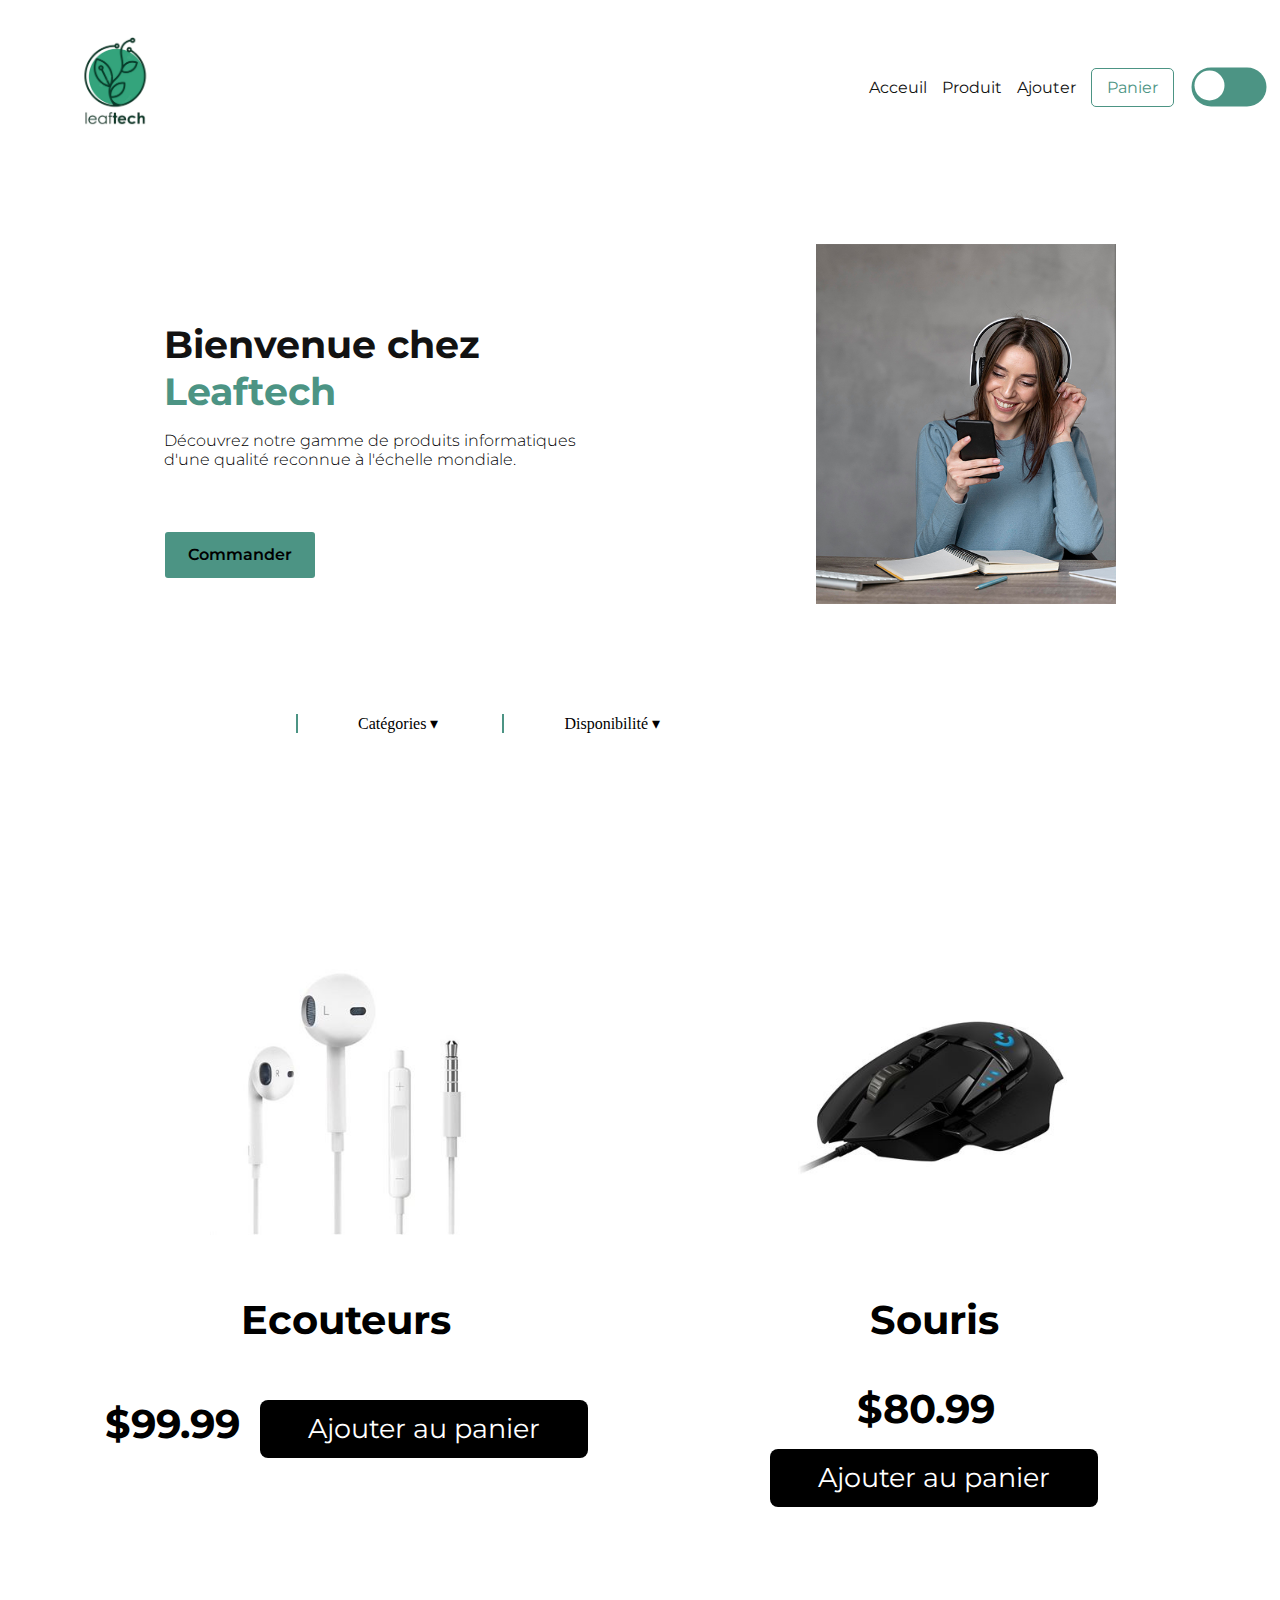
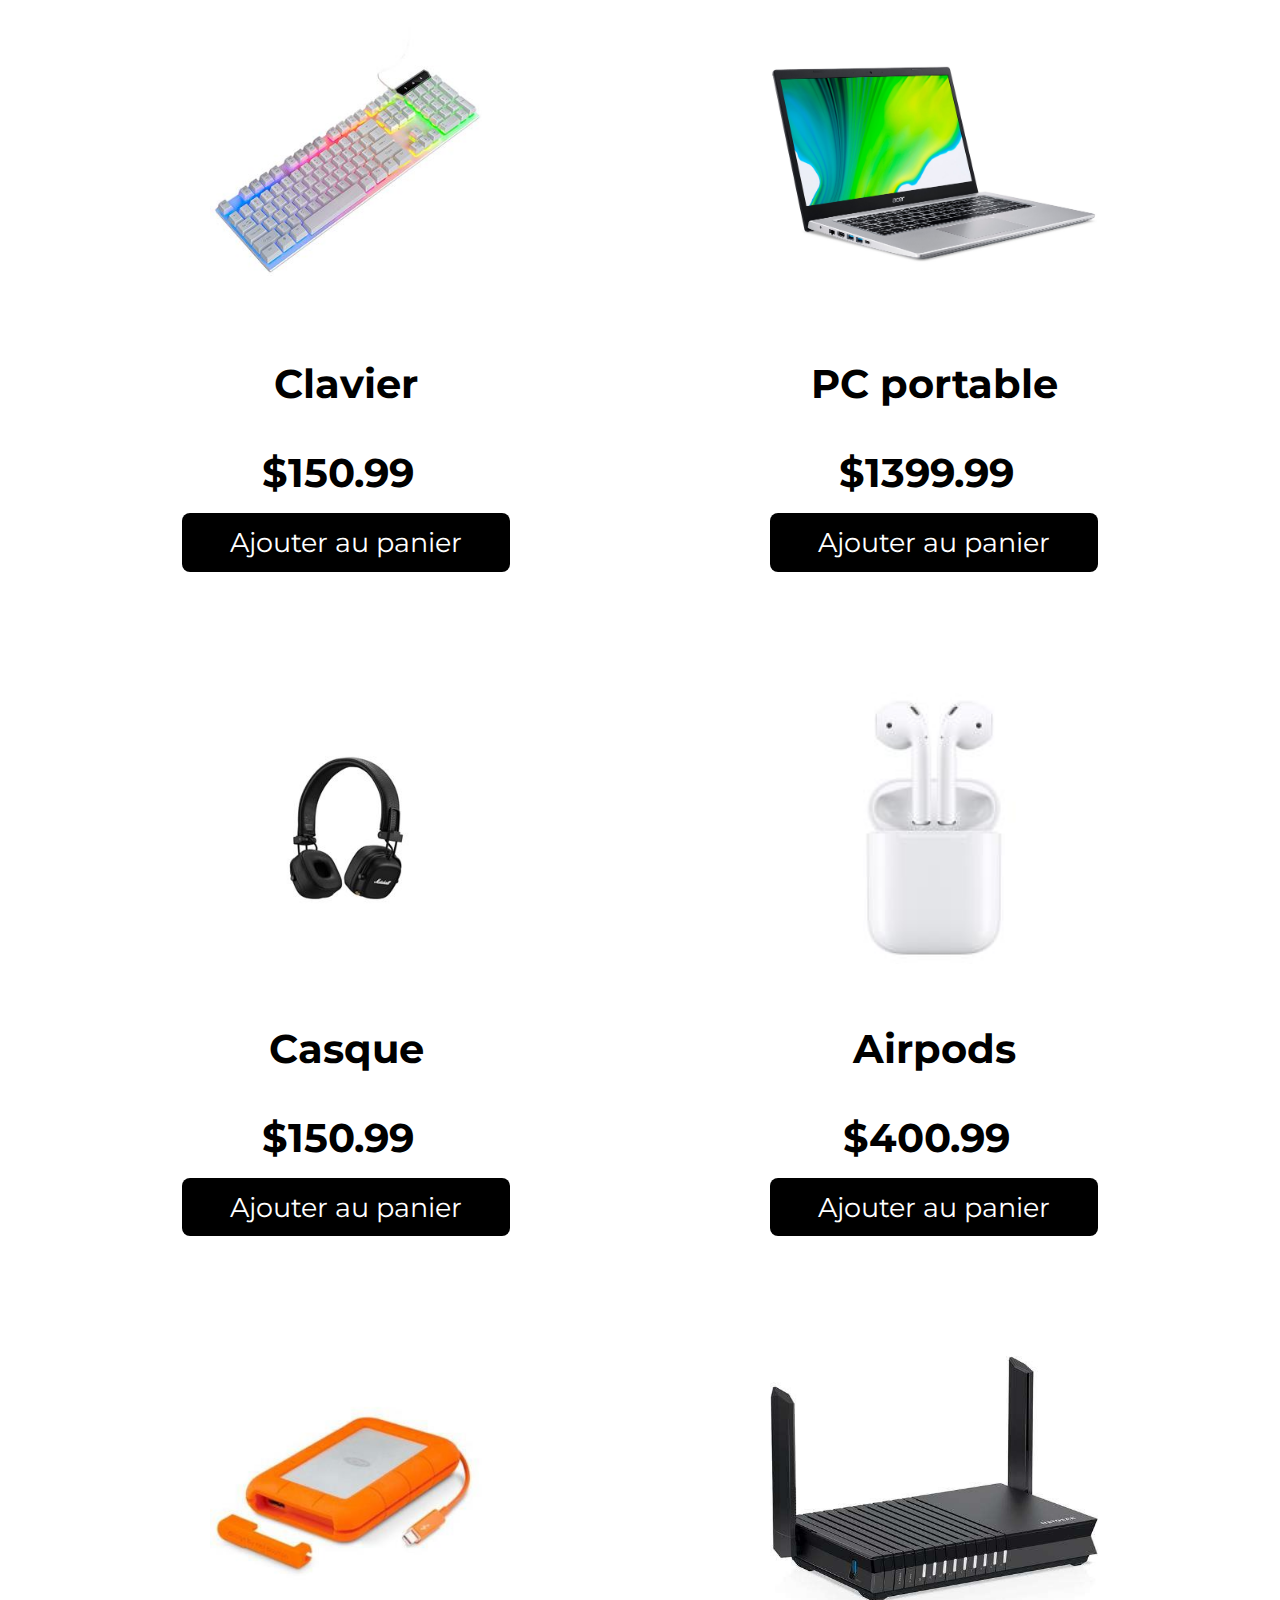
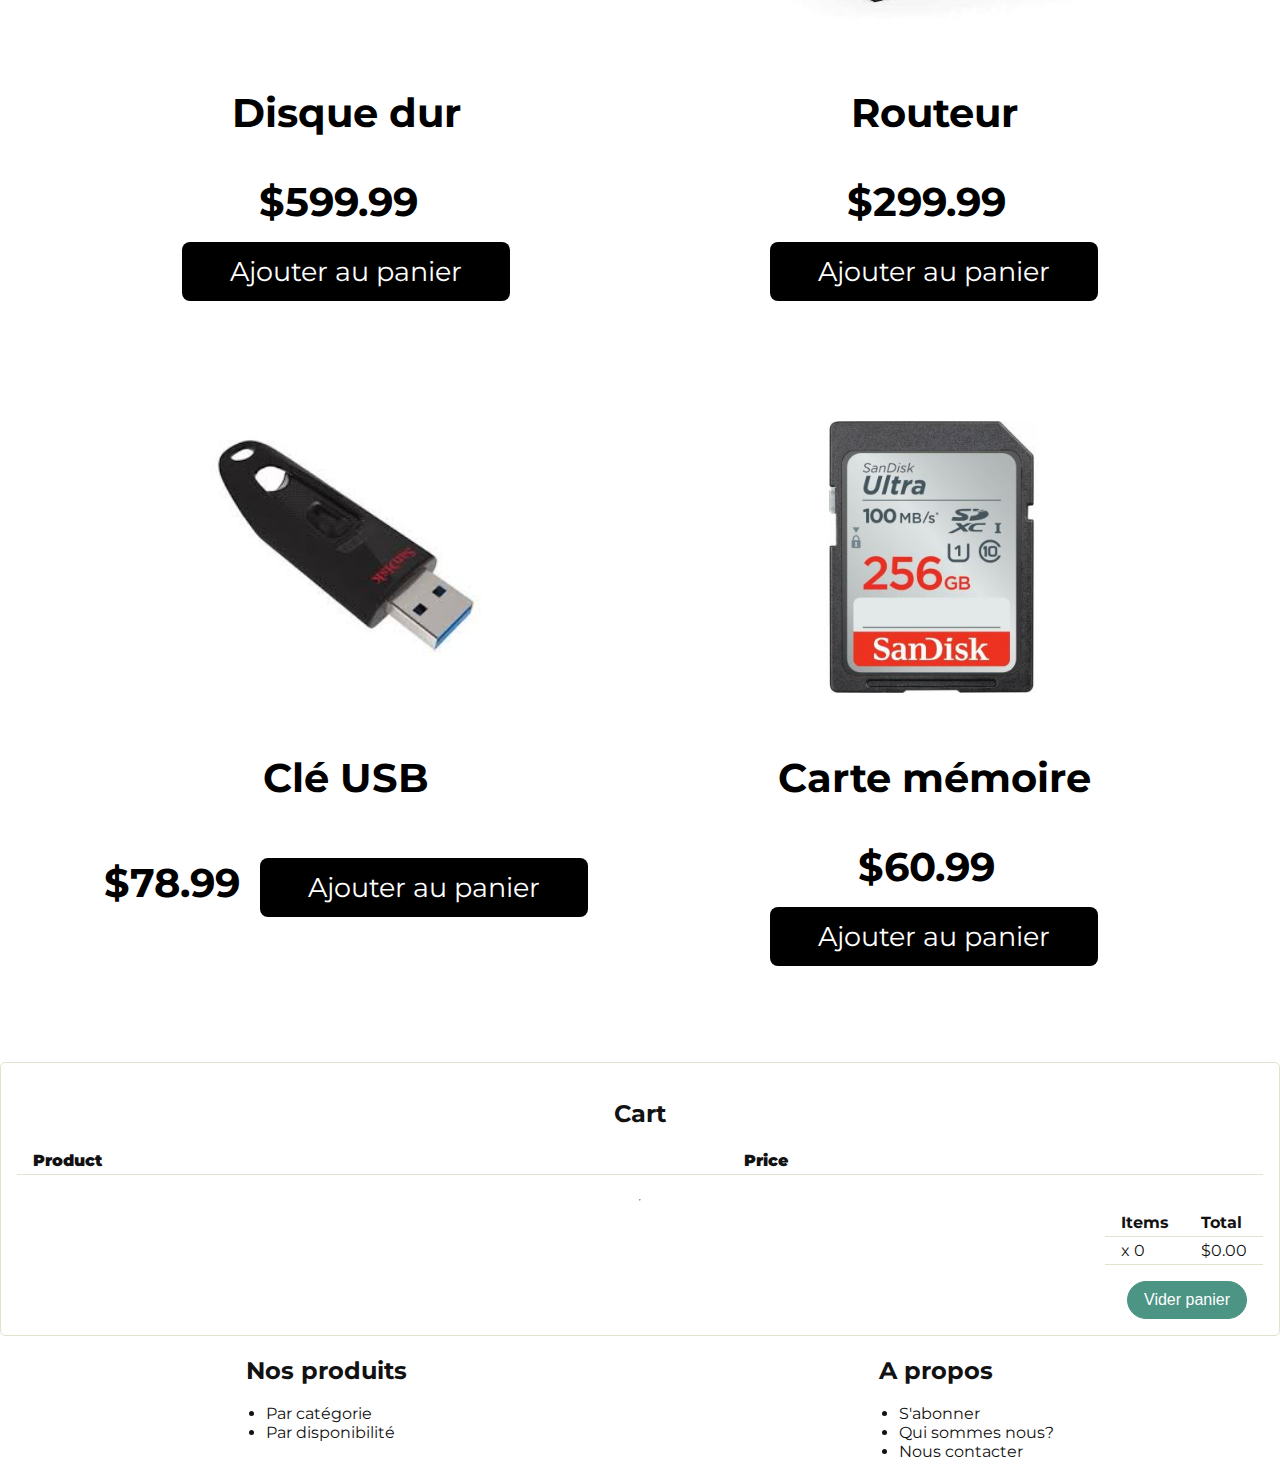
<file: leaf tech/index.html>
<!DOCTYPE html>
<html lang="en">

<head>
    <meta charset="UTF-8" />
    <meta http-equiv="X-UA-Compatible" content="IE=edge" />
    <meta name="viewport" content="width=device-width, initial-scale=1.0" />
    <link rel="stylesheet" href="https://cdnjs.cloudflare.com/ajax/libs/font-awesome/5.15.3/css/all.min.css">

    <link rel="stylesheet" href="style.css" />
    <link href='https://unpkg.com/boxicons@2.1.1/css/boxicons.min.css' rel='stylesheet'>
    <script src="https://ajax.googleapis.com/ajax/libs/jquery/3.6.1/jquery.min.js"></script>

    <meta http-equiv="X-UA-Compatible" content="ie=edge">
    <title>Leaftech</title> 

</head>

<body>
    <div class="home">
        <header>
            
            <nav>

                <a href="index.html">
                    <img src="images\leaf tech logo.PNG" alt="" />

                </a>

              
                <ul class="right">


                    <li><a href="index.html">Acceuil</a></li>
                    <li><a href="detail.html">Produit</a></li>
                    <li><a href="ajout.html">Ajouter</a></li>
                    <li><span><a href="panier.html"> Panier</a></span></li>
                    <li>
                        <input type="checkbox" class="checkbox" id="checkbox">
                      <label for="checkbox" class="label">
                      
                        <div class='ball'>
                      </label>
                    </li>
                
                </ul>
              

             
                          

                </ul>
               
            </nav>

        </header>


        <section class="presentation " id="section1">


            <div class="product-presentation">

                <h1> Bienvenue chez <span>Leaftech</span></h1>
                <p>Découvrez notre gamme de produits informatiques d'une qualité reconnue à l'échelle mondiale. </p>
                <a href="#section2"> <span class="button1"> Commander</span></a>

            </div>
            <div class="image-presentation">
                <img src="images\photo description.png.jpg" alt="">

            </div>

        </section>

        <section  id="section2">
            <nav role="navigation" class="primary-navigation">
          
                <ul>
                 <li><a >Catégories &dtrif;</a>
                    <ul id="list"  class="dropdown"  >
                        <li><a href="#airpods" id="a">Airpods </a></li>
                        <li><a href="#carte" id="b">Carte mémoire</a></li>
                        <li><a href="#casque" id="c">Casque</a></li>
                        <li><a href="#clavier">Clavier</a></li>
                        <li><a href="#usb">Clé USB</a></li>
                        <li><a href="#disque">Disque dur</a></li>
                        <li><a href="#ecouteurs">Ecouteurs</a></li>
                        <li><a href="#pc">PC portable</a></li>
                        <li><a href="#routeur">Routeur</a></li>
                        <li><a href="#souris">Souris</a></li>
                    
                    </ul>
                  </li>
                  <li><a >Disponibilité &dtrif;</a>
                    <ul class="dropdown">
                      <li><a href="#ecouteurs">En stock</a></li>
                      <li><a href="#pc">Stock limité</a></li>
                     
                      
                    </ul>
                  </li>
                 
                    
                       
                  
                </ul>
              </nav>
          
            
                 
               
               
             
        </section>

        <section class="products" id="products">
            <p id="demo"></p>
            <div class="productcont">
            <div id="alerts"></div>
            <div class="box-container">

                <div class="item" id="ecouteurs">

                  <a href="detail.html"><img src="images\ecouteur.jpg" alt="" ></a> 
      
                    <h3 class="productname">Ecouteurs</h3>

                    <span class="price">$99.99</span>
                    <a  class="btn">Ajouter au panier</a>
                </div>

                <div class="item" id="souris">

                    <a href="detail.html"><img src="images\Souris.jpg" alt=""></a>
                    <h3 class="productname">Souris</h3>

                    <span class="price">$80.99</span>
                    <a  class="btn">Ajouter au panier</a>
          
                </div>

                <div class="item" id="clavier">

                    <a href="detail.html"><img src="images\Clavier.jpg" alt=""></a>
                    <h3 class="productname">Clavier</h3>

                    <span class="price">$150.99</span>
                    <a  class="btn">Ajouter au panier</a>
                </div>

                <div class="item" id="pc">

                    <a href="detail.html"><img src="images\Pc portable.jpg" alt=""></a>
                    <h3 class="productname">PC portable</h3>

                    <span class="price">$1399.99</span>
                    <a  class="btn">Ajouter au panier</a>
                </div>

                <div class="item" id="casque">

                    <a href="detail.html"> <img src="images\Casque.jpg" alt=""></a>
                    <h3 class="productname">Casque</h3>

                    <span class="price">$150.99</span>
                    <a  class="btn">Ajouter au panier</a>
                </div>

                <div class="item" id="airpods">

                    <a href="detail.html">  <img src="images\Airpods.jpg" alt=""></a>
                    <h3 class="productname">Airpods</h3>

                    <span class="price">$400.99</span>
                    <a  class="btn">Ajouter au panier</a>
                </div>
                <div class="item" id="disque">

                    <a href="detail.html"> <img src="images\Disque dur.jpg" alt=""></a>
                    <h3 class="productname">Disque dur</h3>

                    <span class="price">$599.99</span>
                    <a class="btn">Ajouter au panier</a>
                </div>
                <div class="item" id="routeur">

                    <a href="detail.html"><img src="images\Routeur.jpeg" alt=""></a>
                    <h3 class="productname">Routeur</h3>

                    <span class="price">$299.99</span>
                    <a  class="btn">Ajouter au panier</a>
                </div>
                <div class="item" id="usb">

                    <a href="detail.html">  <img src="images\Clé USB.jpg" alt=""></a>
                    <h3 class="productname">Clé USB</h3>

                    <span class="price">$78.99</span>
                    <a  class="btn">Ajouter au panier</a>
                </div>
                <div class="item" id="carte">

                    <a href="detail.html">  <img src="images\Carte mémoire.jpg" alt=""></a>
                    <h3 class="productname">Carte mémoire</h3>

                    <span class="price">$60.99</span>
                    <a  class="btn">Ajouter au panier</a>
                </div>

            </div>
        </div>
        <div class="cart-container">
            <h2>Cart</h2>
            <table>
              <thead>
                <tr>
                <th><strong>Product</strong></th>
                <th><strong>Price</strong></th>
              </tr>
              </thead>
              <tbody id="carttable">
              </tbody>
            </table>
            <hr>
            <table id="carttotals">
              <tr>
                <td><strong>Items</strong></td>
                <td><strong>Total</strong></td>
              </tr>
              <tr>
                <td>x <span id="itemsquantity">0</span></td>
               
                <td>$<span id="total">0</span></td>
              </tr></table>
  
              
            <div class="cart-buttons">  
              <button id="emptycart" onclick="alertVider()">Vider panier</button>
             
            </div>
          </div>
  </div>
        </section>
        

        <script src="./js/script.js" type="module"></script>
        <script>
            function alertVider() {
              alert("le panier a été vidé avec succés");
            }
            </script>
        

    </body>

<footer class="footer">
    <div class="flex-container">
        <h2>Nos produits</h2>
        <ul>
            <li><a href="">Par catégorie</a></li>
            <li><a href="">Par disponibilité</a></li>
        </ul>
    </div>
    <div class="flex-container">
        <h2>A propos</h2>
        <ul>
            <li><a href="">S'abonner</a></li>
            <li><a href="index.html">Qui sommes nous?</a></li>
            <li><a href="">Nous contacter</a></li>
        </ul>
    </div>



</footer>

</html>
</file>
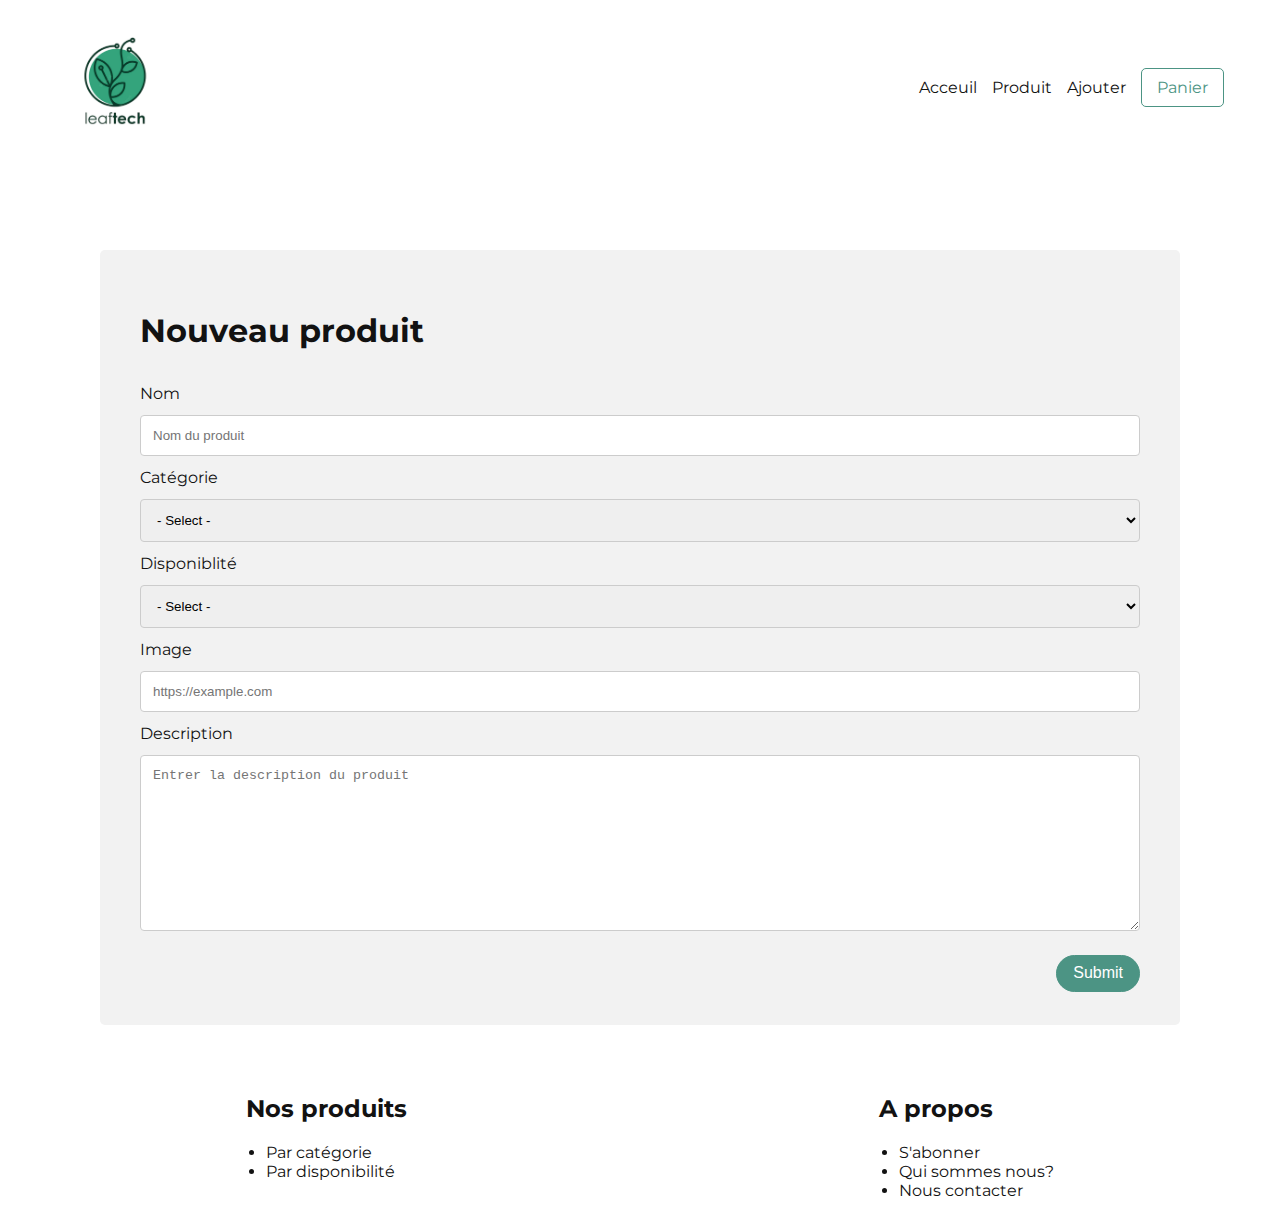
<file: leaf tech/ajout.html>
<!DOCTYPE html>
<html lang="en">

<head>
    <meta charset="UTF-8" />
    <meta http-equiv="X-UA-Compatible" content="IE=edge" />
    <meta name="viewport" content="width=device-width, initial-scale=1.0" />
    <link rel="stylesheet" href="https://cdnjs.cloudflare.com/ajax/libs/font-awesome/5.15.3/css/all.min.css">

    <link rel="stylesheet" href="style3.css" />
    <link rel="stylesheet" href="style.css" />
    <link href='https://unpkg.com/boxicons@2.1.1/css/boxicons.min.css' rel='stylesheet'>

    <meta http-equiv="X-UA-Compatible" content="ie=edge">
    <title>Leaftech</title> 

</head>
<body>
    
        <header>
            
            <nav>

                <a href="index.html">
                    <img src="images\leaf tech logo.PNG" alt="" />

                </a>

                <ul class="right">


                    <li><a href="index.html">Acceuil</a></li>
                    <li><a href="detail.html">Produit</a></li>
                    <li><a href="ajout.html">Ajouter</a></li>
                    <li><span><a href="panier.html"> Panier</a></span></li>
                    <li><input type="checkbox" class="checkbox" id="checkbox"></li>
                
                </ul>   
            </nav>
        
        </header>

  

    <section class="nouveau-produit">
        <div class="container grid">
            
                <h1 class="xl">Nouveau produit</h1>
        

    <div>
    <form action="">
        <label for="productName">Nom</label>
        <input type="text" id="productName" name="productName" placeholder="Nom du produit">
    
        
        <label for="catégorie">Catégorie</label>
        <select id="catégorie" name="catégorie" >

          <option value=""> - Select - </option>
          <option value="pc-portable">Pc portable</option>
          <option value="ecouteurs">Ecouteurs</option>
          <option value="airpods">Airpods</option>
          <option value="carte-mémoire">Carte mémoire</option>
          <option value="casque">Casque</option>
          <option value="clavier">Clavier</option>
          <option value="clé-usb">Clé USB</option>
          <option value="disque-dur">Disque dur</option>
          <option value="routeur">Routeur</option>
          <option value="souris">Souris</option>

         
        </select>

        <label for="Disponibilité">Disponiblité</label>
        <select id="disponibilité" name="disponibilité">
            <option value=""> - Select - </option>
          <option value="en-stock">En stock</option>
          <option value="épuisé">Epuisé</option>
         
        </select>
        <label for="url">Image</label>

     <input type="url" name="url" id="url" placeholder="https://example.com"
       pattern="https://.*" size="30"
       required>
       <label for="product-description">Description</label>
      
        <textarea name="productDescription" id="productDescription"  placeholder="Entrer la description du produit" cols="30" rows="10"></textarea>

        <input type="submit" id="addButton" value="Submit" onclick="addProductTolist()">
        
    </form>
    </div>

         </div>
    </section>

</body>

<footer id="footer">
    <div class="container grid">
       <h2>Nos produits</h2>
       <ul>
           <li>Par catégorie</li>
           <li>Par disponibilité</li>
       </ul>
    </div>
    <div class="container grid">
       <h2>A propos</h2>
       <ul>
           <li>S'abonner</li>
           <li>Qui sommes nous?</li>
           <li>Nous contacter</li>
       </ul>
    </div>  
   </footer>
</html>
</file>
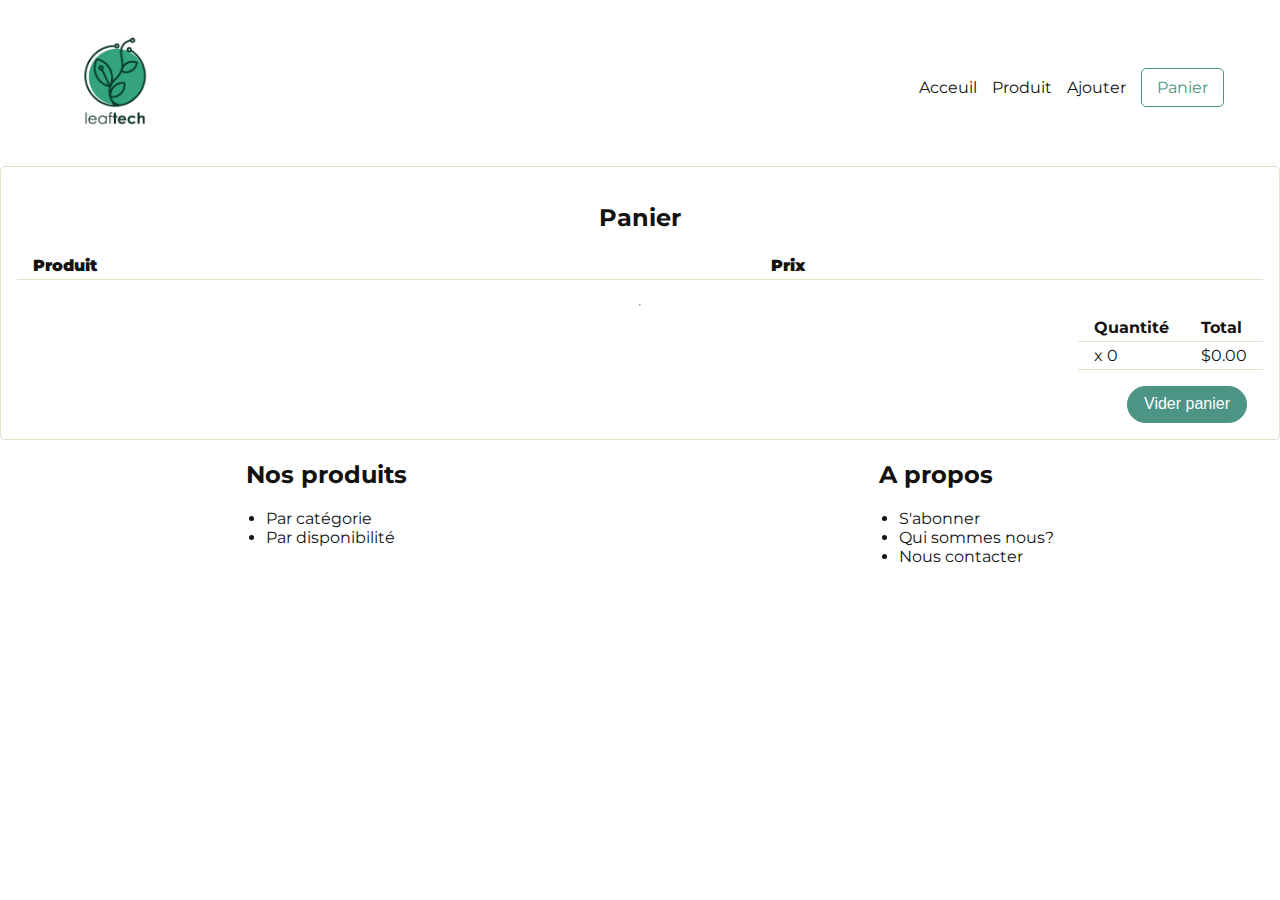
<file: leaf tech/panier.html>
<!DOCTYPE html>
<html lang="en">

<head>
    <meta charset="UTF-8" />
    <meta http-equiv="X-UA-Compatible" content="IE=edge" />
    <meta name="viewport" content="width=device-width, initial-scale=1.0" />
    <link rel="stylesheet" href="https://cdnjs.cloudflare.com/ajax/libs/font-awesome/5.15.3/css/all.min.css">

    <link rel="stylesheet" href="style.css" />
    <link href='https://unpkg.com/boxicons@2.1.1/css/boxicons.min.css' rel='stylesheet'>

    <meta http-equiv="X-UA-Compatible" content="ie=edge">
    <title>Leaftech</title> 

</head>
<body>
    <div class="home">
        <header>
            
            <nav>

                <a href="index.html">
                    <img src="images\leaf tech logo.PNG" alt="" />

                </a>

               
                <ul class="right">


                    <li><a href="index.html">Acceuil</a></li>
                    <li><a href="detail.html">Produit</a></li>
                    <li><a href="ajout.html">Ajouter</a></li>
                    <li><span><a href="panier.html"> Panier</a></span></li>
                    <li>
                        <input type="checkbox" class="checkbox" id="checkbox">
                  
                    </li>
                
                </ul>
              

             
                          

                </ul>
               
            </nav>
        
                </header>

  

    <section >
       
        <div class="cart-container">
            <h2>Panier</h2>
            <table>
              <thead>
                <tr>
                <th><strong>Produit</strong></th>
                <th><strong>Prix</strong></th>
              </tr>
              </thead>
              <tbody id="carttable">
              </tbody>
            </table>
            <hr>
            <table id="carttotals">
              <tr>
                <td><strong>Quantité</strong></td>
                <td ><strong>Total</strong></td>
              </tr>
              <tr>
                <td>x <span id="itemsquantity">0</span></td>
               
                <td>$<span id="total">0</span></td>
              </tr></table>
  
              
            <div class="cart-buttons">  
              <button id="emptycart" onclick="alertVider()" >Vider panier</button>
           
            </div>
          </div>
  </div>
    </section>

    <script src="./js/script.js" type="module"></script>
  
    <script>
      function alertVider() {
        alert("le panier a été vidé avec succés");
      }
      </script>
      









</body>
<footer class="footer">
    <div class="flex-container">
       <h2>Nos produits</h2>
       <ul>
           <li><a href="">Par catégorie</a></li>
           <li><a href="">Par disponibilité</a></li>
       </ul>
    </div>
    <div class="flex-container" >
       <h2>A propos</h2>
       <ul>
           <li><a href="">S'abonner</a></li>
           <li><a href="index.html">Qui sommes nous?</a></li>
           <li><a href="">Nous contacter</a></li>
       </ul>
    </div>
   
   
   
   </footer>
   </html>
</file>
<file: leaf tech/style.css>
@import url('https://fonts.googleapis.com/css2?family=Montserrat:wght@300;400&display=swap');

:root {
    --violet: #4c9484;
    --black: #121212;
    --white: #ffffff;
 
}


* {
    box-sizing: border-box;
   
  }
  body {
  
    
    height: 100vh;
    margin: 0;
    transition: background 0.2s linear;
 
    font-family: 'Montserrat', sans-serif;
   
    height: 100%;
    width: 100%;
   
  }
  .white {
    background-color:  #bbd1cc;
    color: rgb(49, 31, 16);
    
  }
  .style2{
    font-family:open sans-serif;
  }
  
  .checkbox {
    opacity: 0;
    position: absolute;
  }
  
  .label {
    width: 50px;
    height: 26px;
    color: var(--white);
    background-color:var(--violet);
    display: flex;
    border-radius:50px;
    align-items: center;
    justify-content: space-between;
    padding: 5px;
    margin-left: 30%;
    position: relative;
    transform: scale(1.5);
  }
  
  .ball {
    width: 20px;
    height: 20px;
    background-color: var(--white);
    position: absolute;
    top: 2px;
    left: 2px;
    border-radius: 50%;
    transition: transform 0.2s linear;
  }
  
  /*  target the elemenent after the label*/
  .checkbox:checked + .label .ball{
    transform: translateX(24px);
  }
  

  
html {
    scroll-behavior: smooth;
}

a {
    color: inherit;
    text-decoration: none;
}

body {
    margin: 0;
    font-family: 'Montserrat', sans-serif;
    color: var(--black);
    background-color:var(--white);
    height: 100%;
    width: 100%;
   


}

header nav {
    padding: 25px 2% 0px 5%;
   
    display: flex;
    flex-wrap: wrap;
    justify-content: space-between;
    align-items: center;
    background-color:var(--white);

}
header nav img{
    width: 100px;
}

.logo {
    font-size: 23px;
    color: var(--violet);
    text-decoration: none;

}

header nav h1 {
    margin: 0;
    text-transform: uppercase;
    text-align: right;
    color: var(--violet);
}

header nav .right {
    display: flex;
    align-items: center;
}

header nav .right li {
    list-style-type: none;
    margin: 0 15px 0 0;
    color: var(--black);
}

header nav .right li:hover {
    color: var(--violet);
    cursor: pointer;
}

header nav .right span {
    padding: 9px 15px;
    font-size: 16px;
    background-color: inherit;
    border: 1px solid var(--violet);
    border-radius: 5px;
    color: var(--violet);
    cursor: pointer;
    transition: color 0.5s, background-color 0.5s;
}
header nav .right span:hover {
    color: black;
    background-color: var(--violet);
}


header nav img {

    margin: 0;
    padding-bottom: 20px;


}

header nav h1 {
    margin: 0;
    text-transform: uppercase;
    color: var(--violet);
}

header nav h3 {
    margin: 0;
    padding-top: 90px;
    padding-left: 100px;
}


.presentation {
    padding: 30px 5%;
    margin-top: 5%;
    display: flex;
    margin-left: 100px;
}

.presentation .product-presentation {
    margin-top: 5%;

    display: flex;
    flex-direction: column;
    justify-content: center;
}

.presentation .product-presentation h1 {
    margin: 0;
    font-size: 3vw;

}

.presentation .product-presentation h1 span {
    color: var(--violet);
}

.presentation .product-presentation p {
    font-weight: 300;
    color: #000000;
    padding-bottom: 10%;
    font-size: 1,8vw;

}
.button1{

 
  align-items: center;
  background-clip: padding-box;
  background-color: var(--violet);
  border: 1px solid transparent;
  border-radius: .25rem;
  box-shadow: rgba(255, 255, 255, 0.02) 0 1px 3px 0;
  box-sizing: border-box;
  color: rgb(0, 0, 0);
  cursor: pointer;
  display: inline-flex;
  font-size: 16px;
  font-weight: 600;
  justify-content: center;
  line-height: 1.25;
  margin: 0;
  min-height: 3rem;
  padding: calc(.875rem - 1px) calc(1.5rem - 1px);
  position: relative;
  text-decoration: none;
  transition: all 250ms;
  user-select: none;
  -webkit-user-select: none;
  touch-action: manipulation;
  vertical-align: baseline;
  width: auto;
}

.button1:hover,
.button1:focus {
  background-color: var(--violet);
    box-shadow: rgb(0, 0, 0) 0 4px 12px;
}

.button1:hover {
  transform: translateY(-1px);
}

.button1:active {
  background-color: var(--violet);
  box-shadow: rgba(0, 0, 0, 0.986) 0 2px 4px;
  transform: translateY(0);
}

 
.presentation .image-presentation img {
    display: flex;
    align-items: center;
    margin-left: 200px;
    margin-right: 100px;
    width: 150px;
    height: 200px;
}

@media screen and (max-width:1024px) {
    .presentation .image-presentation img {
        width: 200px;
    }
}

@media screen and (min-width:1025px) {
    .presentation .image-presentation img {
        width: 300px;
    }
}

.presentation .image-presentation img {
    height: auto;
}



.personaliser {
    background-color: var(--violet);
   
    padding:  20px 5% 40px 5%;
    margin-top: 10%;
    margin-bottom: 5%;
    display: flex;
    align-items: center;
    justify-content: space-between;
    flex-wrap: wrap;
   
}





.content-image {
    box-sizing: border-box;
    flex-basis: 50%;
    /* background: lightsalmon; */
    display: flex;
    justify-content: center;
    align-items: center;
}

.content-text {
    box-sizing: border-box;
    flex-basis: 50%;
    /* background: blue; */
    display: flex;
    flex-direction: column;
    justify-content: center;
    align-items: flex-start;
}

.content {
    display: flex;
    flex-direction: column;
    align-items: center;
}

.div {
    display: flex;
    justify-content: center;
}
.heading{
    text-align: center;
    color:var(--violet);
    font-size: 3rem;
   
    text-transform: uppercase;
}

.btn{
    margin-top: 1rem;
    display: inline-block;
    font-size: 1.7rem;
    color:white;
    background:black;
    border-radius: .5rem;
    cursor: pointer;
    padding:.8rem 3rem;
}

.btn:hover{
    background: var(--violet);
    letter-spacing: .1rem;
}
.products .box-container{
    display: grid;
    grid-template-columns: repeat(auto-fit, minmax(28rem, 1fr));
    gap:1.5rem;
    padding:  30px 5% 40px 5%;
  
}

.products .box-container .item{
    padding:2.5rem;
    background:#fff;
    border-radius: .5rem;
 
    box-shadow: var(--box-shadow);
    position: relative;
    overflow: hidden;
    text-align: center;
}






.products .box-container .item img{
    height:17rem;
    margin:1rem 0;
}

.products .box-container .item h3{
    color:black;
    font-size: 2.5rem;
}


.products .box-container .item span{
    color:black;
    font-weight: bolder;
    margin-right: 1rem;
    font-size: 2.5rem;
}




footer {



    display: flex;
    flex-wrap: wrap;
    justify-content: space-around;

    left: 0;
    bottom: 0;
    width: 100%;



}

footer h2 {
    padding-left: 20px;
}


    nav .primary-navigation {
      margin: 0 auto;
      display: block;
       
     
      text-align: center;
      font-size: 16px;
    }
    .primary-navigation ul {
        margin-left: 20%;
       
        padding-top:5% ;
        padding-bottom: 10%;
}
    .primary-navigation ul li {
        list-style: none;
        margin: 0 auto;
        border-left: 2px solid var(--violet);
        display: inline-block;
        padding: 0 60px;
        position: relative;
        text-decoration: none;
        text-align: center;
        font-family: arvo;
      }
  
      .primary-navigation li a {
        color: black;
      }
  
      .primary-navigation li a:hover {
        color: var(--violet);
      }
  
      .primary-navigation li:hover {
        cursor: pointer;
      }
  
      .primary-navigation ul li ul {
        visibility: hidden;
        opacity: 0;
        position: absolute;
  padding-left: 0;
        left: 0;
        display: none;
        background: white;
        max-height:200px;/* you can change as you need it */
       overflow:auto;/* to get scroll */
      }
  
      .primary-navigation ul li:hover > ul,
      .primary-navigation ul li ul:hover {
        visibility: visible;
        opacity: 1;
        display: block;
        min-width: 250px;
        text-align: left;
        padding-top: 20px;
        box-shadow: 0px 3px 5px -1px #ccc;
      }
  
      .primary-navigation ul li ul li {
        clear: both;
        width: 100%;
        text-align: left;
        margin-bottom: 20px;
        border-style: none;
      }
  
      .primary-navigation ul li ul li a:hover {
        padding-left: 10px;
        border-left: 2px solid var(--violet);
        transition: all 0.3s ease;
      }
    
  
  
  a {
  
      text-decoration: none;
  }
      a hover {
          color: var(--violet);
      }
   
  
  
   ul li ul li a { transition: all 0.5s ease; }

 
  
   button, input[type="submit"] { 
    border:1px solid #4c9484; 
    color:#fff; 
    background: #4c9484; 
    padding:0.6em 1em;
    font-size:1em; 
    line-height:1; 
    border-radius: 1.2em;
    transition: color 0.2s ease-in-out, background 0.2s ease-in-out, border-color 0.2s ease-in-out;
}
button:hover, button:focus, button:active, input[type="submit"]:hover, input[type="submit"]:focus, input[type="submit"]:active {
    background: #A7DBD8;
    border-color:#69D2E7;
    color:#000;
    cursor: pointer;
}
.cart-container {
    display:flex;
    justify-content: center;
    flex-direction: column;
    text-align:center;
    border:1px solid #E0E4CC;
    border-radius:5px;
    margin-top:1em;
    padding:1em;
  }
 
 
 
  button, input[type="submit"] { 
      border:1px solid #4c9484; 
      color:#fff; 
      background: #4c9484; 
      padding:0.6em 1em;
      font-size:1em; 
      line-height:1; 
      border-radius: 1.2em;
      transition: color 0.2s ease-in-out, background 0.2s ease-in-out, border-color 0.2s ease-in-out;
  }
  button:hover, button:focus, button:active, input[type="submit"]:hover, input[type="submit"]:focus, input[type="submit"]:active {
      background: #A7DBD8;
      border-color:#69D2E7;
      color:#000;
      cursor: pointer;
  }
  table {
  
    margin-bottom:1em;
    border-collapse:collapse;
  }
 table th, table td {
   
    text-align:left;
    padding:0.25em 1em;
    border-bottom:1px solid #E0E4CC;
  }
 

  #carttotals {
    margin-right:0;
    margin-left:auto;
  }
  .panier-buttons {
    width:auto;
    margin-right:0;
    margin-left:auto;
    display:flex;
    justify-content:flex-end;
    padding:1em 0;
  }
  #emptycart {
    margin-right:1em;
    float: right;
  }
 
  .message {
    text-align: center;
    border-width: 1px 0px;
    border-style:solid;
    border-color:#A7DBD8;
    color:#679996;
    padding:0.5em 0;
    margin:1em 0;
  }
</file>
<file: leaf tech/style3.css>
* {
    box-sizing: border-box;
  }
 
  
  input[type=text] , input[type=url], select, textarea {
    width: 100%;
    padding: 12px;
    border: 1px solid #ccc;
    border-radius: 4px;
    resize: vertical;
  }
  
  label {
    padding: 12px 12px 12px 0;
    display: inline-block;
  }
  
  input[type=submit] {
    background-color: #04AA6D;
    color: white;
    margin-top: 20px;
    padding: 12px 20px;
    border: none;
    border-radius: 4px;
    cursor: pointer;
    float: right;
  }
  
  input[type=submit]:hover {
    background-color: #45a049;
  }
 
  
  .nouveau-produit .container {
    border-radius: 5px;
    background-color: #f2f2f2;
    padding-top: 40px;
    padding-left: 40px;
    padding-right: 40px;
    padding-bottom: 90px;
    margin-top: 100px;
    margin-left: 100px;
    margin-right: 100px;
    margin-bottom: 50px;
  }
  
  .col-25 {
    float: left;
    width: 25%;
    margin-top: 6px;
  }
  
  .col-75 {
    float: left;
    width: 75%;
    margin-top: 6px;
  }
  
  /* Clear floats after the columns */
  .row:after {
    content: "";
    display: table;
    clear: both;
  }
  
  /* Responsive layout - when the screen is less than 600px wide, make the two columns stack on top of each other instead of next to each other */
  @media screen and (max-width: 600px) {
    .col-25, .col-75, input[type=submit] {
      width: 100%;
      margin-top: 0;
    }
  }
</file>
